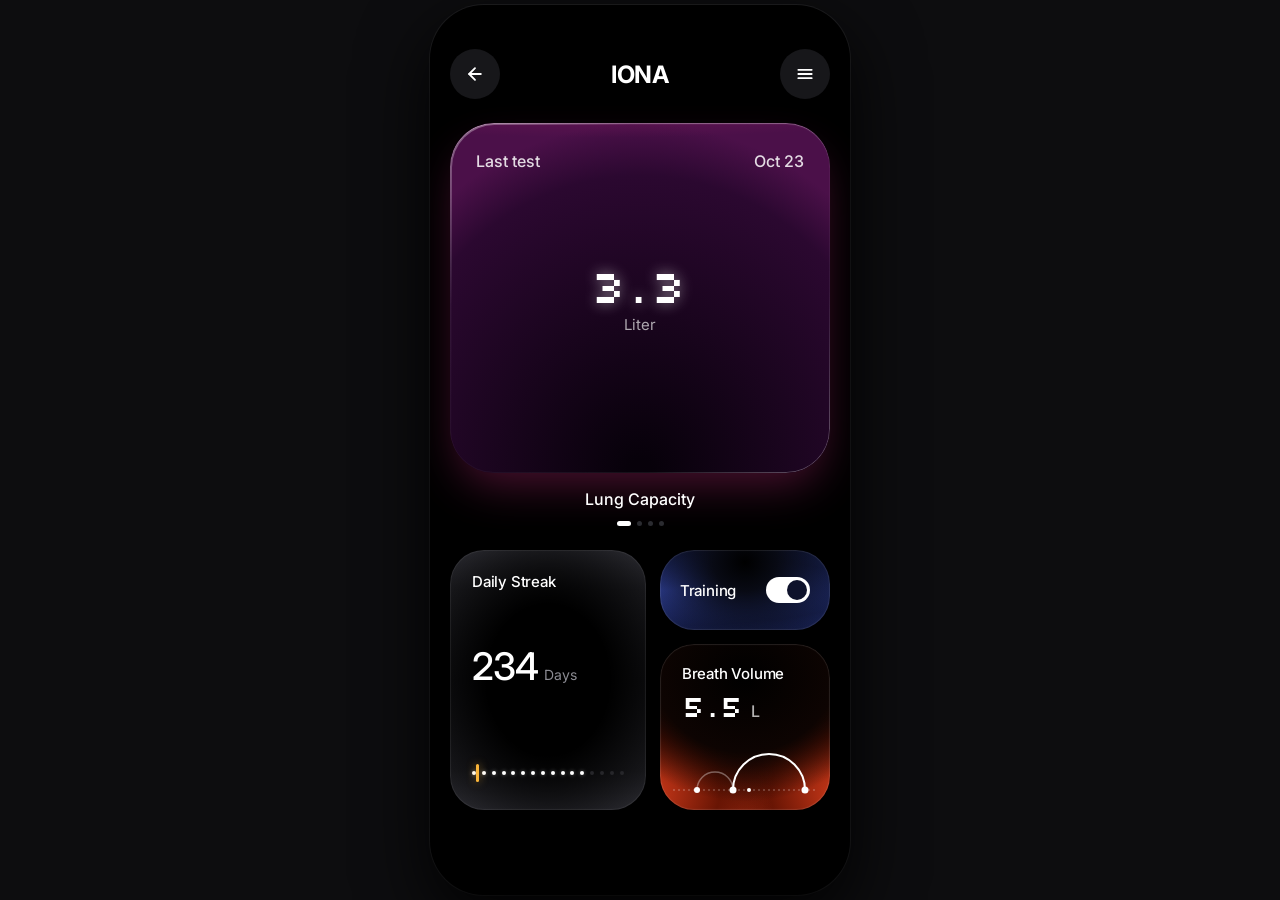
<file: index.html>
<!DOCTYPE html>
<html lang="ru">
<head>
    <meta charset="UTF-8">
    <meta name="viewport" content="width=device-width, initial-scale=1.0">
    <title>IONA UI</title>
    <link rel="preconnect" href="https://fonts.googleapis.com">
    <link rel="preconnect" href="https://fonts.gstatic.com" crossorigin>
    <link href="https://fonts.googleapis.com/css2?family=Inter:wght@400;500;600;700&family=Silkscreen:wght@400;700&display=swap" rel="stylesheet">
    <link rel="stylesheet" href="style.css">
</head>
<body>

    <div class="device-screen">
        <header class="topbar">
            <button class="circle-btn" aria-label="Back">
                <svg width="20" height="20" viewBox="0 0 24 24" fill="none" stroke="currentColor" stroke-width="2.2" stroke-linecap="round" stroke-linejoin="round">
                    <line x1="19" y1="12" x2="5" y2="12"></line>
                    <polyline points="12 19 5 12 12 5"></polyline>
                </svg>
            </button>

            <h1 class="screen-title">IONA</h1>

            <button class="circle-btn" aria-label="Menu">
                <svg width="20" height="20" viewBox="0 0 24 24" fill="none" stroke="currentColor" stroke-width="2.2" stroke-linecap="round" stroke-linejoin="round">
                    <line x1="4" y1="7" x2="20" y2="7"></line>
                    <line x1="4" y1="12" x2="20" y2="12"></line>
                    <line x1="4" y1="17" x2="20" y2="17"></line>
                </svg>
            </button>
        </header>

       <!-- Карусель карточек -->
<section class="carousel-container">

    <div class="carousel-track">
        <!-- Карта 1: Оригинальная малиново-фиолетовая -->
        <div class="main-card active">
            <div class="card-meta">
                <span class="meta-label">Last test</span>
                <span class="meta-date">Oct 23</span>
            </div>
            <div class="card-display">
                <div class="dot-matrix-val">3.3</div>
                <span class="metric-unit">Liter</span>
            </div>
        </div>

        <!-- Карта 2: Синяя -->
        <div class="main-card card-blue">
            <div class="card-meta">
                <span class="meta-label">Real-time</span>
                <span class="meta-date">Oct 24</span>
            </div>
            <div class="card-display">
                <div class="dot-matrix-val">4.8</div>
                <span class="metric-unit">L / sec</span>
            </div>
        </div>

        <!-- Карта 3: Красная (Переход в погоду) -->
        <div class="main-card card-red" id="weather-card" title="Нажмите, чтобы открыть Погоду">
            <div class="card-meta">
                <span class="meta-label">Weather Forecast</span>
                <span class="meta-date">Live</span>
            </div>
            <div class="card-display">
                <div class="dot-matrix-val">+24°</div>
                <span class="metric-unit">Sunny · Open ↗</span>
            </div>
        </div>

        <!-- Карта 4: Желтая -->
        <!-- Карта 4: Желтая (Переход на Sugar) -->
        <div class="main-card card-yellow" id="sugar-card" title="Нажмите, чтобы открыть Sugar">
            <div class="card-meta">
                <span class="meta-label">Daily test</span>
                <span class="meta-date">Oct 25</span>
            </div>
            <div class="card-display">
                <div class="dot-matrix-val">94</div>
                <span class="metric-unit">Points</span>
            </div>
        </div>
    </div>

</section>

<!-- Подпись и точки -->
<div class="carousel-footer">
    <h2 class="carousel-title">Lung Capacity</h2>
    <div class="dots-pagination">
        <span class="dot active"></span>
        <span class="dot"></span>
        <span class="dot"></span>
        <span class="dot"></span>
    </div>
</div>
        <section class="widgets-grid">
    <!-- 1. Daily Streak с перетаскиваемым бегунком -->
    <article class="widget-card streak-card" id="streak-widget">
        <span class="widget-title">Daily Streak</span>

        <div class="streak-metric">
            <span class="metric-num" id="streak-num">234</span>
            <span class="metric-sub">Days</span>
        </div>

        <!-- Интерактивная шкала -->
        <div class="scale-track interactive" id="streak-track">
            <div class="dashes-row" id="dashes-row">
                <!-- 16 точек шкалы -->
                <span class="dash on"></span><span class="dash on"></span><span class="dash on"></span>
                <span class="dash on"></span><span class="dash on"></span><span class="dash on"></span>
                <span class="dash on"></span><span class="dash on"></span><span class="dash on"></span>
                <span class="dash on"></span><span class="dash on"></span><span class="dash on"></span>
                <span class="dash"></span><span class="dash"></span><span class="dash"></span><span class="dash"></span>
            </div>
            <div class="scale-thumb" id="streak-thumb"></div>
        </div>
    </article>

    <!-- 2. Правая колонка -->
    <div class="widgets-subgrid">
        <!-- Training Card с тумблером -->
        <article class="widget-card training-card" id="training-widget">
            <span class="widget-title" id="training-title">Training</span>
            <label class="ios-switch">
                <input type="checkbox" id="training-toggle" checked>
                <span class="switch-pill"></span>
            </label>
        </article>

        <!-- Breath Volume с анимацией замера -->
        <article class="widget-card volume-card" id="volume-widget" title="Нажмите для симуляции вдоха">
            <div class="volume-header">
                <span class="widget-title">Breath Volume</span>
                <div class="volume-metric">
                    <span class="val dot-matrix" id="volume-val">5.5</span>
                    <span class="unit">L</span>
                </div>
            </div>

            <div class="volume-svg-wrap">
                <svg viewBox="0 0 145 70" width="145" height="70" fill="none">
                    <line x1="0" y1="58" x2="145" y2="58" stroke="rgba(255,255,255,0.25)" stroke-width="1.5" stroke-dasharray="2 3" />
                    <path class="animated-arc arc-sm" d="M 24 58 A 18 18 0 0 1 60 58" stroke="rgba(255,255,255,0.35)" stroke-width="1.5" />
                    <path class="animated-arc arc-lg" d="M 60 58 A 36 36 0 0 1 132 58" stroke="#ffffff" stroke-width="2" />
                    <circle cx="24" cy="58" r="3" fill="#ffffff" />
                    <circle cx="60" cy="58" r="3.5" fill="#ffffff" />
                    <circle cx="76" cy="58" r="2" fill="#ffffff" />
                    <circle cx="132" cy="58" r="3.5" fill="#ffffff" />
                </svg>
            </div>
        </article>
    </div>
</section>
<script src="app.js"></script>
</body>
</html>
</file>
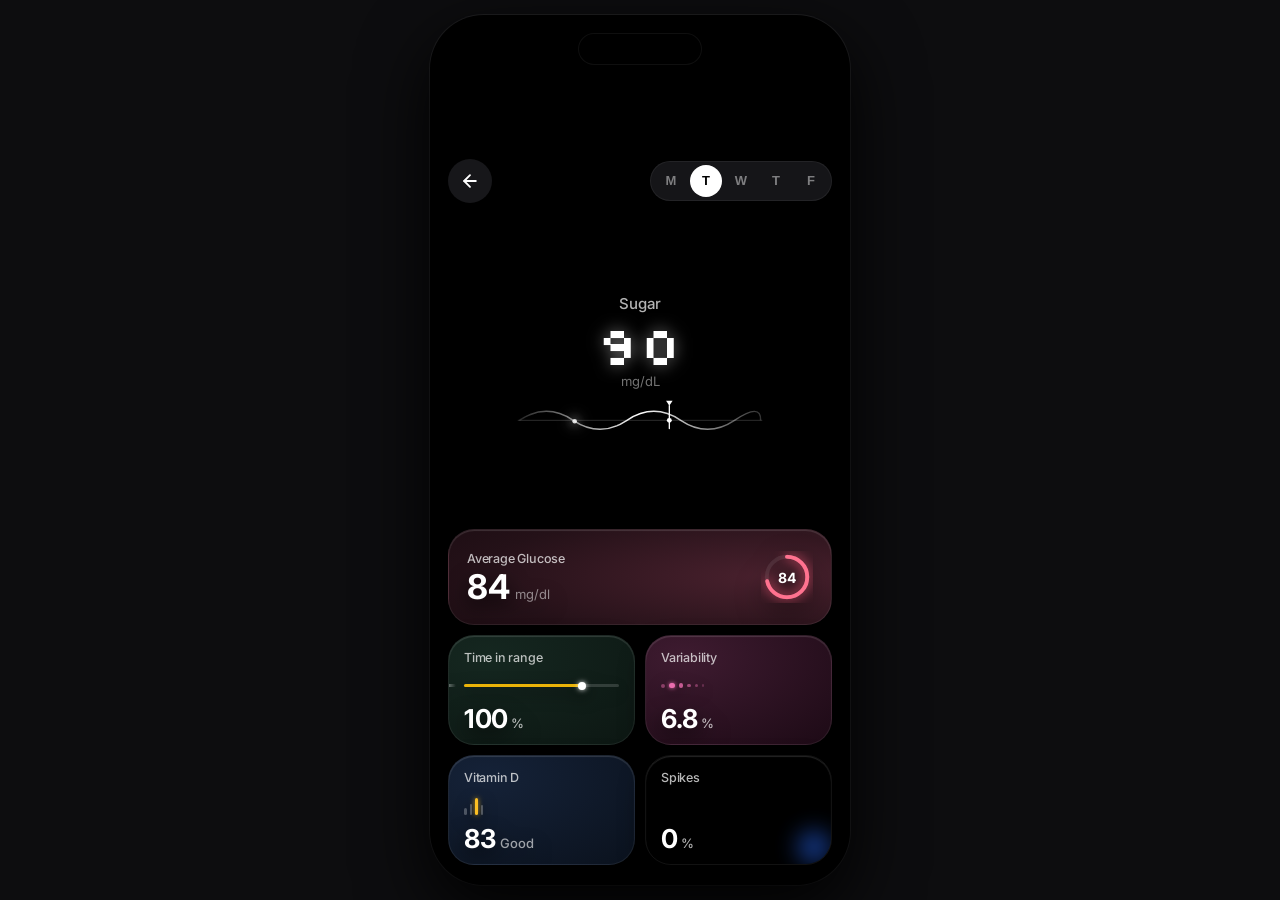
<file: sugar.html>
<!DOCTYPE html>
<html lang="ru">
<head>
    <meta charset="UTF-8">
    <meta name="viewport" content="width=device-width, initial-scale=1.0">
    <title>Sugar Analytics · IONA</title>
    <link rel="preconnect" href="https://fonts.googleapis.com">
    <link rel="preconnect" href="https://fonts.gstatic.com" crossorigin>
    <link href="https://fonts.googleapis.com/css2?family=Inter:wght@400;500;600;700&family=Silkscreen:wght@400;700&display=swap" rel="stylesheet">
    <link rel="stylesheet" href="sugar.css">
</head>
<body>

    <div class="device-screen sugar-screen">
        <!-- Dynamic Island сверху -->
        <div class="dynamic-island"></div>

        <!-- Верхняя панель: Назад + Селектор дней -->
        <header class="sugar-topbar">
            <a href="index.html" class="circle-btn back-btn" aria-label="Back">
                <svg width="20" height="20" viewBox="0 0 24 24" fill="none" stroke="currentColor" stroke-width="2.2" stroke-linecap="round" stroke-linejoin="round">
                    <line x1="19" y1="12" x2="5" y2="12"></line>
                    <polyline points="12 19 5 12 12 5"></polyline>
                </svg>
            </a>

            <div class="week-pill-selector">
                <button class="day-chip">M</button>
                <button class="day-chip active">T</button>
                <button class="day-chip">W</button>
                <button class="day-chip">T</button>
                <button class="day-chip">F</button>
            </div>
        </header>

        <!-- Главный показатель: Sugar -->
        <section class="sugar-hero">
            <span class="sugar-label">Sugar</span>
            <div class="sugar-value dot-matrix" id="sugar-val">90</div>
            <span class="sugar-unit">mg/dL</span>

            <!-- Интерактивная волна глюкозы -->
            <!-- Интерактивная волна глюкозы со световым импульсом -->
            <div class="sugar-chart-wrap" id="sugar-chart">
                <svg viewBox="0 0 320 54" class="sugar-wave-svg" id="wave-svg">
                    <defs>
                        <linearGradient id="waveGlow" x1="0%" y1="0%" x2="100%" y2="0%">
                            <stop offset="0%" stop-color="rgba(255, 255, 255, 0.15)"/>
                            <stop offset="50%" stop-color="#ffffff"/>
                            <stop offset="100%" stop-color="rgba(255, 255, 255, 0.2)"/>
                        </linearGradient>
                    </defs>
                    <line x1="10" y1="36" x2="310" y2="36" stroke="rgba(255, 255, 255, 0.18)" stroke-width="1.2" />
                    <path id="glucose-curve" d="M 12 36 Q 45 14 78 36 T 144 36 T 210 36 T 276 36 T 308 36" fill="none" stroke="url(#waveGlow)" stroke-width="1.8" />
                    
                    <!-- Бегущий лазерный импульс сканера -->
                    <circle id="wave-scanner-dot" r="2.8" fill="#ffffff" />

                    <!-- Индикатор текущей точки -->
                    <g id="sugar-marker" transform="translate(196, 0)">
                        <polygon points="0,18 -4,12 4,12" fill="#ffffff" />
                        <line x1="0" y1="18" x2="0" y2="46" stroke="#ffffff" stroke-width="1.6" stroke-linecap="round" />
                        <circle cx="0" cy="36" r="3" fill="#ffffff" />
                    </g>
                </svg>
            </div>
        </section>

        <!-- Сетка карточек показателей -->
        <section class="sugar-widgets-grid">
            
            <!-- 1. Average Glucose -->
            <article class="sugar-card glucose-card interactive-tilt">
                <div class="card-left-content">
                    <span class="card-label">Average Glucose</span>
                    <div class="val-with-unit">
                        <span class="hero-num">84</span>
                        <span class="unit-text">mg/dl</span>
                    </div>
                </div>

                <div class="neon-ring-gauge">
                    <svg viewBox="0 0 54 54" class="ring-svg">
                        <circle cx="27" cy="27" r="21" class="ring-track" />
                        <circle cx="27" cy="27" r="21" class="ring-fill" />
                    </svg>
                    <span class="ring-value">84</span>
                </div>
            </article>

            <!-- 2. Time in Range -->
            <article class="sugar-card range-card interactive-tilt">
                <span class="card-label">Time in range</span>
                <div class="range-slider-line">
                    <div class="line-active"></div>
                    <div class="line-thumb"></div>
                </div>
                <div class="bottom-val-row">
                    <span class="big-num">100</span>
                    <span class="percent-sym">%</span>
                </div>
            </article>

            <!-- 3. Variability -->
            <article class="sugar-card variability-card interactive-tilt">
                <span class="card-label">Variability</span>
                <div class="fading-dots-row">
                    <span class="dot d1"></span>
                    <span class="dot d2"></span>
                    <span class="dot d3"></span>
                    <span class="dot d4"></span>
                    <span class="dot d5"></span>
                    <span class="dot d6"></span>
                </div>
                <div class="bottom-val-row">
                    <span class="big-num">6.8</span>
                    <span class="percent-sym">%</span>
                </div>
            </article>

            <!-- 4. Vitamin D -->
            <article class="sugar-card vitd-card interactive-tilt">
                <span class="card-label nowrap">Vitamin D</span>
                <div class="bars-chart-row">
                    <span class="bar b1"></span>
                    <span class="bar b2"></span>
                    <span class="bar b3 active-gold"></span>
                    <span class="bar b4"></span>
                </div>
                <div class="bottom-val-row">
                    <span class="big-num">83</span>
                    <span class="tag-text">Good</span>
                </div>
            </article>

            <!-- 5. Spikes -->
            <article class="sugar-card spikes-card interactive-tilt">
                <span class="card-label">Spikes</span>
                <div class="corner-blue-glow"></div>
                <div class="bottom-val-row">
                    <span class="big-num">0</span>
                    <span class="percent-sym">%</span>
                </div>
            </article>

        </section>
    </div>

    <script src="sugar.js"></script>
</body>
</html>
</file>
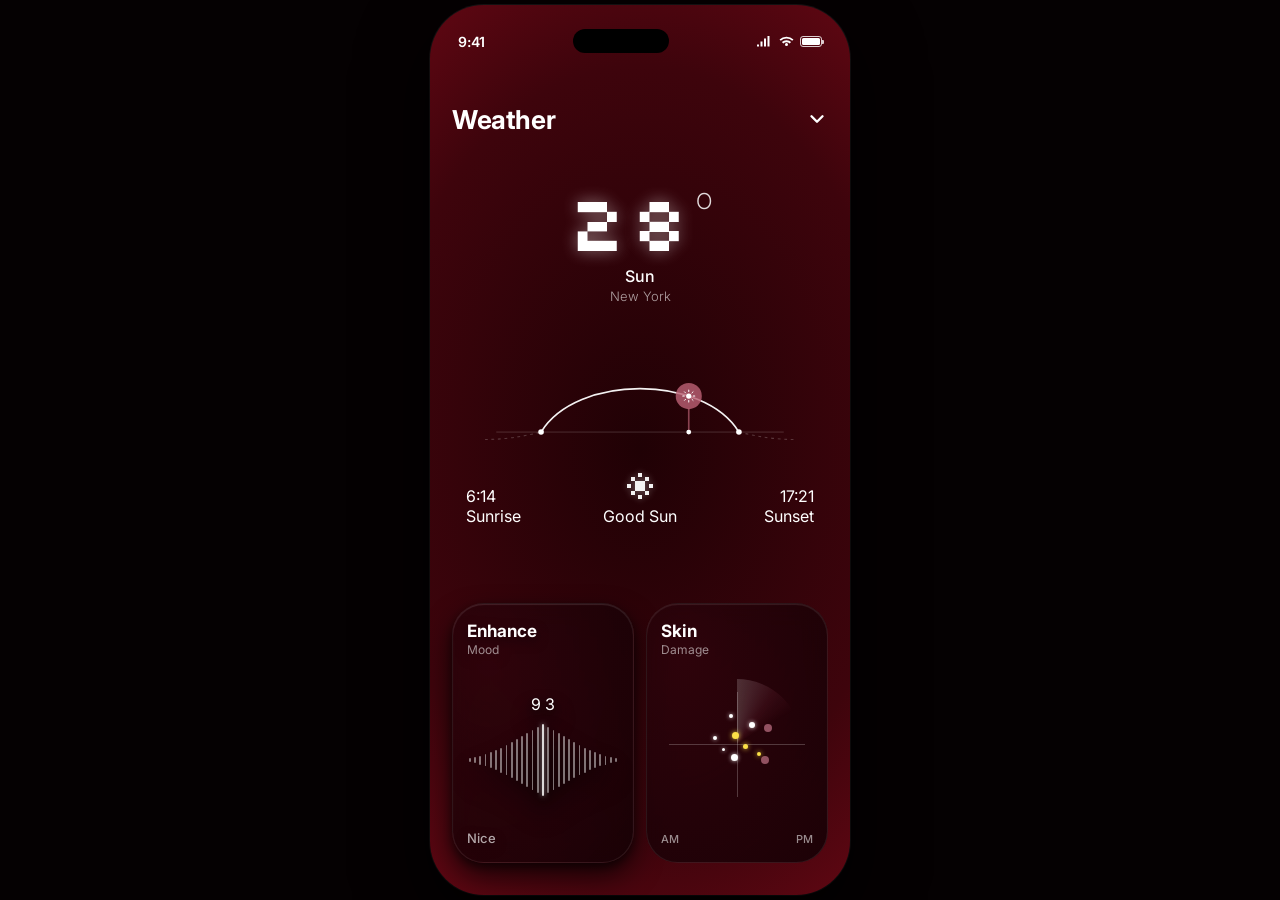
<file: weather.html>
<!DOCTYPE html>
<html lang="ru">
<head>
    <meta charset="UTF-8">
    <meta name="viewport" content="width=device-width, initial-scale=1.0">
    <title>IONA | Weather</title>
    <link rel="preconnect" href="https://fonts.googleapis.com">
    <link rel="preconnect" href="https://fonts.gstatic.com" crossorigin>
    <link href="https://fonts.googleapis.com/css2?family=Inter:wght@300;400;500;600;700&family=Silkscreen&display=swap" rel="stylesheet">
    <link rel="stylesheet" href="weather.css">
</head>
<body>

    <main class="weather-screen">
        <!-- Статус-бар iPhone -->
        <div class="ios-status-bar">
            <span class="status-time">9:41</span>
            <div class="dynamic-island"></div>
            <div class="status-icons">
                <svg width="17" height="11" viewBox="0 0 17 11" fill="#fff"><path d="M1 8.5h2v2H1zm3.5-3h2v5h-2zm3.5-3h2v8h-2zm3.5-2.5h2v10.5h-2z"/></svg>
                <svg width="15" height="11" viewBox="0 0 15 11" fill="#fff"><path d="M7.5 2.5a8.4 8.4 0 0 1 5.7 2.2l1.3-1.3A10.3 10.3 0 0 0 7.5.7 10.3 10.3 0 0 0 .5 3.4L1.8 4.7A8.4 8.4 0 0 1 7.5 2.5zm0 3.7a4.6 4.6 0 0 1 3.2 1.2l1.4-1.4A6.5 6.5 0 0 0 7.5 4.3a6.5 6.5 0 0 0-4.6 1.7l1.4 1.4a4.6 4.6 0 0 1 3.2-1.2zm0 3.8a1.5 1.5 0 1 0 0-3 1.5 1.5 0 0 0 0 3z"/></svg>
                <div class="battery-icon"></div>
            </div>
        </div>

        <!-- Шапка -->
        <header class="weather-topbar">
            <h1 class="page-title">Weather</h1>
            <button class="back-chevron" id="close-weather-btn" aria-label="Back">
                <svg width="22" height="22" viewBox="0 0 24 24" fill="none" stroke="currentColor" stroke-width="2.6" stroke-linecap="round" stroke-linejoin="round">
                    <polyline points="6 9 12 15 18 9"></polyline>
                </svg>
            </button>
        </header>

        <!-- Температура -->
        <section class="temp-hero">
            <div class="temp-container">
                <span class="temp-val dot-matrix">29</span>
                <span class="deg-symbol">O</span>
            </div>
            <div class="condition-label">Sun</div>
            <div class="location-label">New York</div>
        </section>

        <!-- График траектории солнца -->
       <section class="sun-path-section" id="sun-track-container">
    <svg class="sun-curve-svg" viewBox="0 0 340 105" id="sun-svg">
        <!-- Горизонтальная ось -->
        <line x1="16" y1="74" x2="324" y2="74" stroke="rgba(255, 255, 255, 0.18)" stroke-width="1" />

        <!-- Ночные пунктирные отрезки -->
        <path d="M 4 82 Q 32 82 64 74" stroke="rgba(255, 255, 255, 0.2)" stroke-width="1.2" stroke-dasharray="3 4" fill="none" />
        <path d="M 276 74 Q 308 82 336 82" stroke="rgba(255, 255, 255, 0.2)" stroke-width="1.2" stroke-dasharray="3 4" fill="none" />

        <!-- Дневная арка солнца -->
        <path id="sun-main-arc" d="M 64 74 C 102 12 238 12 276 74" stroke="rgba(255, 255, 255, 0.95)" stroke-width="1.8" fill="none" />

        <!-- Точки восхода и заката -->
        <circle cx="64" cy="74" r="3" fill="#ffffff" />
        <circle cx="276" cy="74" r="3" fill="#ffffff" />

        <!-- Интерактивная метка солнца -->
        <g id="sun-indicator">
            <!-- Ножка (начинается строго от нижнего края шара r=14, то есть y + 14) -->
            <line id="sun-stem" x1="222" y1="52" x2="222" y2="74" stroke="rgba(205, 110, 130, 0.6)" stroke-width="1.8" stroke-linecap="round" />
            
            <!-- Точка проекции на горизонте -->
            <circle id="ground-dot" cx="222" cy="74" r="2.6" fill="#ffffff" />

            <!-- Розовый матовый шар -->
            <circle id="sun-bubble" cx="222" cy="38" r="14" fill="rgba(185, 95, 115, 0.82)" />

            <!-- Векторная микро-иконка солнца внутри -->
            <g id="sun-mini-icon" transform="translate(222, 38)">
                <circle cx="0" cy="0" r="2.8" fill="#ffffff" />
                <!-- 8 тонких лучиков -->
                <line x1="0" y1="-4.8" x2="0" y2="-6.4" stroke="#ffffff" stroke-width="1.1" stroke-linecap="round" />
                <line x1="0" y1="4.8" x2="0" y2="6.4" stroke="#ffffff" stroke-width="1.1" stroke-linecap="round" />
                <line x1="-4.8" y1="0" x2="-6.4" y2="0" stroke="#ffffff" stroke-width="1.1" stroke-linecap="round" />
                <line x1="4.8" y1="0" x2="6.4" y2="0" stroke="#ffffff" stroke-width="1.1" stroke-linecap="round" />
                <line x1="-3.4" y1="-3.4" x2="-4.6" y2="-4.6" stroke="#ffffff" stroke-width="1" stroke-linecap="round" />
                <line x1="3.4" y1="3.4" x2="4.6" y2="4.6" stroke="#ffffff" stroke-width="1" stroke-linecap="round" />
                <line x1="3.4" y1="-3.4" x2="4.6" y2="-4.6" stroke="#ffffff" stroke-width="1" stroke-linecap="round" />
                <line x1="-3.4" y1="3.4" x2="-4.6" y2="4.6" stroke="#ffffff" stroke-width="1" stroke-linecap="round" />
            </g>
        </g>
    </svg>

    <!-- Нижняя строка: восход, купол солнца и закат -->
    <div class="sun-meta-row">
        <div class="meta-item left">
            <span class="meta-time">6:14</span>
            <span class="meta-desc">Sunrise</span>
        </div>

        <div class="meta-item center">
    <!-- Укрупненное пиксельное солнце 26x26 -->
    <svg class="pixel-sun-svg" viewBox="0 0 26 26" width="26" height="26" aria-hidden="true">
        <!-- Лучи по сторонам света (N, S, W, E) -->
        <rect x="11" y="0" width="4" height="4" fill="#ffffff" />
        <rect x="11" y="22" width="4" height="4" fill="#ffffff" />
        <rect x="0" y="11" width="4" height="4" fill="#ffffff" />
        <rect x="22" y="11" width="4" height="4" fill="#ffffff" />

        <!-- Диагональные лучики -->
        <rect x="4" y="4" width="4" height="4" fill="#ffffff" />
        <rect x="18" y="4" width="4" height="4" fill="#ffffff" />
        <rect x="4" y="18" width="4" height="4" fill="#ffffff" />
        <rect x="18" y="18" width="4" height="4" fill="#ffffff" />

        <!-- Центральное тело солнца -->
        <rect x="8" y="8" width="10" height="10" fill="#ffffff" />
    </svg>
    <span class="meta-desc" id="sun-status-label">Good Sun</span>
</div>

        <div class="meta-item right">
            <span class="meta-time">17:21</span>
            <span class="meta-desc">Sunset</span>
        </div>
    </div>
</section>

        <!-- Виджеты -->
        <!-- 1. Enhance Mood Card -->
<!-- Нижняя сетка из двух карточек рядом -->
       <!-- ЕДИНЫЙ КОНТЕЙНЕР ДЛЯ ДВУХ КАРТОЧЕК -->
        <section class="weather-widgets">
            
            <!-- Левая карточка: Mood -->
            <article class="weather-card mood-card interactive-tilt">
                <div class="card-head">
                    <h2 class="card-title">Enhance</h2>
                    <span class="card-sub">Mood</span>
                </div>

                <div class="mood-center-body">
                    <div class="mood-val dot-matrix">9 3</div>
                    <div class="mood-waveform wide" aria-hidden="true">
                        <!-- 29 полосок волны -->
                        <span class="wave-bar" style="--h: 4px"></span>
                        <span class="wave-bar" style="--h: 6px"></span>
                        <span class="wave-bar" style="--h: 9px"></span>
                        <span class="wave-bar" style="--h: 12px"></span>
                        <span class="wave-bar" style="--h: 16px"></span>
                        <span class="wave-bar" style="--h: 20px"></span>
                        <span class="wave-bar" style="--h: 25px"></span>
                        <span class="wave-bar" style="--h: 30px"></span>
                        <span class="wave-bar" style="--h: 36px"></span>
                        <span class="wave-bar" style="--h: 42px"></span>
                        <span class="wave-bar" style="--h: 48px"></span>
                        <span class="wave-bar" style="--h: 54px"></span>
                        <span class="wave-bar" style="--h: 60px"></span>
                        <span class="wave-bar" style="--h: 66px"></span>
                        <span class="wave-bar peak" style="--h: 72px"></span>
                        <span class="wave-bar" style="--h: 66px"></span>
                        <span class="wave-bar" style="--h: 60px"></span>
                        <span class="wave-bar" style="--h: 54px"></span>
                        <span class="wave-bar" style="--h: 48px"></span>
                        <span class="wave-bar" style="--h: 42px"></span>
                        <span class="wave-bar" style="--h: 36px"></span>
                        <span class="wave-bar" style="--h: 30px"></span>
                        <span class="wave-bar" style="--h: 25px"></span>
                        <span class="wave-bar" style="--h: 20px"></span>
                        <span class="wave-bar" style="--h: 16px"></span>
                        <span class="wave-bar" style="--h: 12px"></span>
                        <span class="wave-bar" style="--h: 9px"></span>
                        <span class="wave-bar" style="--h: 6px"></span>
                        <span class="wave-bar" style="--h: 4px"></span>
                    </div>
                </div>

                <div class="card-footer-note">Nice</div>
            </article>

            <!-- Правая карточка: Skin -->
            <article class="weather-card skin-card interactive-tilt">
                <div class="card-head">
                    <h2 class="card-title">Skin</h2>
                    <span class="card-sub">Damage</span>
                </div>

                <div class="axis-cluster-field">
                    <div class="radar-beam" aria-hidden="true"></div>
                    <div class="cross-line vertical"></div>
                    <div class="cross-line horizontal"></div>
                    <span class="uv-dot white d-1"></span>
                    <span class="uv-dot white d-2"></span>
                    <span class="uv-dot yellow d-3"></span>
                    <span class="uv-dot white d-4"></span>
                    <span class="uv-dot yellow d-5"></span>
                    <span class="uv-dot pink d-6"></span>
                    <span class="uv-dot white d-7"></span>
                    <span class="uv-dot white d-8"></span>
                    <span class="uv-dot yellow d-9"></span>
                    <span class="uv-dot pink d-10"></span>
                </div>

                <div class="axis-time-labels">
                    <span>AM</span>
                    <span>PM</span>
                </div>
            </article>

        </section>
        <!-- Нижняя панель действий как на оригинале -->
        
    </main>

    <script>
        // Закрытие экрана
        document.getElementById('close-weather-btn').addEventListener('click', () => {
            window.location.href = 'index.html';
        });

        // Интерактивное солнце
      const track = document.getElementById("sun-track-container");
const arc = document.getElementById("sun-main-arc");
const stem = document.getElementById("sun-stem");
const groundDot = document.getElementById("ground-dot");
const sunBubble = document.getElementById("sun-bubble");
const sunMiniIcon = document.getElementById("sun-mini-icon");
const tempVal = document.querySelector(".temp-val.dot-matrix");
const sunSvg = document.getElementById("sun-svg");

const totalLength = arc.getTotalLength();
const groundY = 74;          // Горизонт состыкован с SVG (y = 74)
const bubbleRadius = 14;     // Радиус шара (чтобы ножка начиналась ровно под ним)

// Точные координаты краев дуги в SVG (x = 64..276 из 340)
const minPercent = 64 / 340;
const maxPercent = 276 / 340;

let isDragging = false;

function setSunPosition(progress) {
    const clamped = Math.max(0.01, Math.min(progress, 0.99));
    const pt = arc.getPointAtLength(clamped * totalLength);

    // Центр розового круга
    sunBubble.setAttribute("cx", pt.x);
    sunBubble.setAttribute("cy", pt.y);

    // Центр лучей
    sunMiniIcon.setAttribute("transform", `translate(${pt.x}, ${pt.y})`);

    // Ножка начинается строго от нижнего края шара, не перекрывая лучики внутри
    stem.setAttribute("x1", pt.x);
    stem.setAttribute("y1", pt.y + bubbleRadius);
    stem.setAttribute("x2", pt.x);
    stem.setAttribute("y2", groundY);

    // Точка на горизонте
    groundDot.setAttribute("cx", pt.x);
    groundDot.setAttribute("cy", groundY);

    // Плавная температура: пик тепла ближе к полудню
    if (tempVal) {
        tempVal.textContent = Math.round(20 + 10 * Math.sin(clamped * Math.PI));
    }
}

function handleMove(clientX) {
    const rect = sunSvg.getBoundingClientRect();
    const x = clientX - rect.left;
    const currentPercent = x / rect.width;
    const progress = (currentPercent - minPercent) / (maxPercent - minPercent);
    setSunPosition(progress);
}

// Слушатели с захватом курсора/пальца
track.addEventListener("pointerdown", (e) => {
    isDragging = true;
    track.setPointerCapture(e.pointerId);
    handleMove(e.clientX);
});

track.addEventListener("pointermove", (e) => {
    if (isDragging) {
        handleMove(e.clientX);
    }
});

track.addEventListener("pointerup", (e) => {
    isDragging = false;
    try { track.releasePointerCapture(e.pointerId); } catch (_) {}
});

track.addEventListener("pointercancel", (e) => {
    isDragging = false;
    try { track.releasePointerCapture(e.pointerId); } catch (_) {}
});

// Исходная позиция как на макете
setSunPosition(0.72);

// Автоматическая генерация синусоидальной волны для эквалайзера
const waveBars = document.querySelectorAll('.mood-waveform.wide .wave-bar');
waveBars.forEach((bar, index) => {
    // Синусоидальная фазовая задержка создает эффект бегущей ряби
    const delay = (Math.sin(index * 0.35) * 0.9).toFixed(2);
    bar.style.animationDelay = `${delay}s`;
});

// Интерактивное состояние бегунка и реакция фона
const sunIndicator = document.getElementById('sun-indicator');
const weatherScreen = document.querySelector('.weather-screen');

// Расширяем обработчик перемещения солнца
const originalSetSunPosition = setSunPosition;
setSunPosition = function(progress) {
    originalSetSunPosition(progress);

    // Динамическая смена оттенка атмосферы в зависимости от положения солнца
    const clamped = Math.max(0.01, Math.min(progress, 0.99));
    const sunsetFactor = Math.sin(clamped * Math.PI); // 1.0 в зените, 0.0 на закате/восходе
    
    const darkRed = Math.round(32 + sunsetFactor * 35);
    const deepRed = Math.round(120 + sunsetFactor * 30);
    
    if (weatherScreen) {
        weatherScreen.style.background = `radial-gradient(130% 90% at 50% 50%, #150003 0%, rgb(${darkRed}, 2, 8) 48%, rgb(${deepRed}, 9, 23) 82%, #8e0b1d 100%)`;
    }
};

// Подсветка перетаскивания
track.addEventListener("pointerdown", () => {
    if (sunIndicator) sunIndicator.classList.add("dragging");
});

window.addEventListener("pointerup", () => {
    if (sunIndicator) sunIndicator.classList.remove("dragging");
});



const tiltCards = document.querySelectorAll('.interactive-tilt');

tiltCards.forEach(card => {
    function handleTilt(clientX, clientY) {
        const rect = card.getBoundingClientRect();
        const x = clientX - rect.left;
        const y = clientY - rect.top;

        // Нормализованные координаты от -1 до +1
        const normX = (x / rect.width - 0.5) * 2;
        const normY = (y / rect.height - 0.5) * 2;

        const rotateX = -normY * 12; // угол наклона по вертикали
        const rotateY = normX * 12;  // угол наклона по горизонтали

        // Расчет динамического смещения тени (тень падает в противоположную сторону)
        const shadowX = -normX * 18;
        const shadowY = -normY * 18 + 16;
        const shadowBlur = 32;

        card.style.transform = `rotateX(${rotateX.toFixed(2)}deg) rotateY(${rotateY.toFixed(2)}deg) translateZ(10px)`;
        card.style.boxShadow = `
            inset 0 1px 2px rgba(255, 255, 255, 0.2),
            ${shadowX.toFixed(1)}px ${shadowY.toFixed(1)}px ${shadowBlur}px rgba(0, 0, 0, 0.85),
            0 2px 8px rgba(0, 0, 0, 0.6)
        `;
    }

    card.addEventListener('pointermove', (e) => {
        handleTilt(e.clientX, e.clientY);
    });

    const resetTilt = () => {
        card.style.transform = 'rotateX(0deg) rotateY(0deg) translateZ(0px)';
        card.style.boxShadow = `
            inset 0 1px 1px rgba(255, 255, 255, 0.12),
            0 14px 28px rgba(0, 0, 0, 0.65),
            0 4px 10px rgba(0, 0, 0, 0.5)
        `;
    };

    card.addEventListener('pointerleave', resetTilt);
    card.addEventListener('pointerup', resetTilt);
    card.addEventListener('pointercancel', resetTilt);
});
    </script>
</body>
</html>
</file>
<file: style.css>
:root {
    --bg-black: #000000;
    --card-dark: #121215;
    --text-pure: #ffffff;
    --text-dim: #8c8c93;
    --accent-orange: #FF5500;
    --font-ui: 'Inter', -apple-system, BlinkMacSystemFont, sans-serif;
    --font-dots: 'Silkscreen', monospace;
}
/* ===================================================
   ПЛАВНЫЕ КИНЕМАТИЧЕСКИЕ АНИМАЦИИ ДЛЯ ПЕРВОЙ СТРАНИЦЫ
   =================================================== */

/* 1. Эффект плавного каскадного входа элементов при загрузке */
@keyframes fadeInUp {
    from {
        opacity: 0;
        transform: translateY(18px);
    }
    to {
        opacity: 1;
        transform: translateY(0);
    }
}

.topbar {
    animation: fadeInUp 0.6s cubic-bezier(0.16, 1, 0.3, 1) forwards;
}

.carousel-container {
    animation: fadeInUp 0.7s cubic-bezier(0.16, 1, 0.3, 1) 0.08s both;
}

.carousel-footer {
    animation: fadeInUp 0.6s cubic-bezier(0.16, 1, 0.3, 1) 0.16s both;
}

.streak-card {
    animation: fadeInUp 0.7s cubic-bezier(0.16, 1, 0.3, 1) 0.22s both;
}

.widgets-subgrid {
    animation: fadeInUp 0.7s cubic-bezier(0.16, 1, 0.3, 1) 0.28s both;
}

/* 2. Обновленный переход карточек карусели с эффектом перспективы */
.carousel-track {
    perspective: 900px;
}

.main-card {
    transition: opacity 0.5s cubic-bezier(0.2, 0.8, 0.2, 1),
                transform 0.5s cubic-bezier(0.2, 0.8, 0.2, 1),
                box-shadow 0.5s ease;
    will-change: transform, opacity;
}

/* Карточка в активном состоянии слегка "дышит" неоном */
.main-card.active {
    animation: cardBreathingGlow 6s ease-in-out infinite alternate;
}

@keyframes cardBreathingGlow {
    0% {
        box-shadow: 0 20px 45px -10px rgba(220, 50, 140, 0.32),
                    0 8px 20px rgba(0, 0, 0, 0.6),
                    inset 0 1px 1px 0 rgba(255, 255, 255, 0.35);
    }
    100% {
        box-shadow: 0 24px 55px -6px rgba(220, 50, 140, 0.48),
                    0 10px 24px rgba(0, 0, 0, 0.7),
                    inset 0 1px 2px 0 rgba(255, 255, 255, 0.5);
    }
}

/* ===================================================
   5 КИНЕМАТОГРАФИЧНЫХ АНИМАЦИЙ ДЛЯ IONA
   =================================================== */

/* 2. БЕГУЩИЙ НЕОНОВЫЙ БЛИК ПО КОНТУРУ КАРТОЧКИ (Shimmer) */
.main-card::after {
    content: "";
    position: absolute;
    inset: 0;
    border-radius: inherit;
    padding: 1.5px;
    background: linear-gradient(
        135deg,
        rgba(255, 255, 255, 0.6) 0%,
        rgba(255, 255, 255, 0.05) 25%,
        transparent 50%,
        rgba(255, 255, 255, 0.05) 75%,
        rgba(255, 255, 255, 0.5) 100%
    );
    -webkit-mask: 
        linear-gradient(#fff 0 0) content-box, 
        linear-gradient(#fff 0 0);
    -webkit-mask-composite: xor;
    mask-composite: exclude;
    pointer-events: none;
    opacity: 0.6;
    animation: borderGlowRotate 8s linear infinite;
}

@keyframes borderGlowRotate {
    0% { filter: hue-rotate(0deg) brightness(1); }
    50% { filter: hue-rotate(40deg) brightness(1.3); }
    100% { filter: hue-rotate(0deg) brightness(1); }
}

/* 3. ЖИВОЕ ДЫХАНИЕ ДУГ И БЕГУЩИЙ ПОТОК В BREATH VOLUME */
.volume-svg-wrap svg path {
    transform-origin: bottom center;
    animation: breathPulse 3.8s ease-in-out infinite alternate;
}

.volume-svg-wrap svg path:nth-of-type(1) {
    animation-delay: 0.3s;
}

@keyframes breathPulse {
    0% {
        transform: scaleY(0.96);
        stroke-opacity: 0.4;
    }
    100% {
        transform: scaleY(1.05);
        stroke-opacity: 0.95;
    }
}

/* Бегущие импульсы по точкам базовой оси */
.volume-svg-wrap svg circle {
    animation: dotBlink 2.4s ease-in-out infinite alternate;
}

.volume-svg-wrap svg circle:nth-of-type(1) { animation-delay: 0.1s; }
.volume-svg-wrap svg circle:nth-of-type(2) { animation-delay: 0.4s; }
.volume-svg-wrap svg circle:nth-of-type(3) { animation-delay: 0.7s; }
.volume-svg-wrap svg circle:nth-of-type(4) { animation-delay: 1.0s; }

@keyframes dotBlink {
    0% {
        opacity: 0.35;
        transform: scale(0.85);
    }
    100% {
        opacity: 1;
        transform: scale(1.3);
        filter: drop-shadow(0 0 4px #ffffff);
    }
}

/* 4. КАСКАДНОЕ ЗАПОЛНЕНИЕ ТОЧЕК DAILY STREAK */
.dash.on {
    opacity: 0;
    transform: scale(0.4);
    animation: dashPopIn 0.35s cubic-bezier(0.34, 1.56, 0.64, 1) forwards;
    animation-delay: calc(var(--i, 0) * 45ms + 250ms);
}

@keyframes dashPopIn {
    to {
        opacity: 1;
        transform: scale(1);
    }
}

/* 5. ПОДГОТОВКА К 3D TILT ПАРАЛЛАКСУ */
.carousel-track {
    perspective: 1000px;
}
/* Включаем перспективу для сцены */
.carousel-track {
    position: relative;
    width: 100%;
    height: 100%;
    perspective: 1100px;
    perspective-origin: center center;
}

/* Карточки с поддержкой трехмерного слоя */
.main-card {
    transform-style: preserve-3d;
    backface-visibility: hidden;
    will-change: transform, opacity;
}

/* Текст и цифры внутри карточки парят на 30px выше плоскости */
.main-card .card-display {
    transform: translate(-50%, -50%) translateZ(30px);
}

.main-card .card-meta {
    transform: translateZ(20px);
}

/* Базовое состояние карточек карусели */
.main-card {
    position: absolute;
    top: 0;
    left: 0;
    width: 100%;
    height: 100%;
    border-radius: 44px;
    padding: 28px 26px;
    overflow: hidden;
    z-index: 2;
    display: flex;
    flex-direction: column;
    justify-content: flex-start;
    user-select: none;
    touch-action: pan-y; /* Разрешаем вертикальный скролл страницы, перехватываем горизонтальный свайп */
    cursor: grab;

    opacity: 0;
    pointer-events: none;
    transform: scale(0.9) translateX(60px);
    transition: transform 0.38s cubic-bezier(0.2, 0.8, 0.2, 1),
                opacity 0.38s cubic-bezier(0.2, 0.8, 0.2, 1);
}

.main-card:active {
    cursor: grabbing;
}

/* Активная отображаемая карточка */
.main-card.active {
    opacity: 1;
    pointer-events: auto;
    transform: scale(1) translateX(0);
    z-index: 5;
}

/* Карточка уходит влево */
.main-card.prev {
    opacity: 0;
    transform: scale(0.9) translateX(-60px);
    z-index: 1;
}

/* Класс отключает transition во время ручного перетаскивания пальцем */
.main-card.dragging {
    transition: none !important;
}

.main-card .card-display {
    transform: translate(-50%, -50%) translateZ(26px);
}

/* Выход карточки влево с 3D-разворотом */
.main-card.prev {
    opacity: 0;
    transform: translateX(-48px) scale(0.9) rotateY(10deg);
}

/* 3. Живая пульсация желтого ползунка Daily Streak */
.scale-thumb {
    animation: thumbPulse 2.4s ease-in-out infinite;
}

/* --- Интерактивная шкала Streak --- */
.scale-track.interactive {
    position: relative;
    width: 100%;
    height: 30px;
    display: flex;
    align-items: center;
    cursor: pointer;
    touch-action: none;
    user-select: none;
}

.dashes-row {
    width: 100%;
    display: flex;
    justify-content: space-between;
    align-items: center;
}

.scale-track .dash {
    transition: background-color 0.2s ease, transform 0.2s ease;
}

.scale-track .dash.on {
    background-color: #ffffff;
    box-shadow: 0 0 4px rgba(255, 255, 255, 0.4);
}

/* Перетаскиваемый бегунок */
.scale-thumb {
    position: absolute;
    top: 50%;
    transform: translateY(-50%);
    width: 3px;
    height: 20px;
    border-radius: 2px;
    background-color: #fab539;
    box-shadow: 0 0 10px rgba(250, 181, 57, 0.9);
    pointer-events: none;
    transition: left 0.08s ease-out;
}

/* --- Интерактивный тумблер и свечение Training --- */
.training-card.active-workout {
    box-shadow: inset 0 0 1px 1px rgba(56, 189, 248, 0.4), 0 0 20px rgba(41, 56, 133, 0.45);
}

/* --- Анимация выдоха/вдоха Breath Volume --- */
#volume-widget {
    cursor: pointer;
}

.animated-arc {
    transform-origin: bottom center;
    transition: transform 0.6s cubic-bezier(0.34, 1.56, 0.64, 1), stroke-width 0.3s ease;
}

/* Дуги "вырастают" при наполнении */
#volume-widget.inhaling .animated-arc {
    transform: scaleY(1.22);
}

#volume-widget.reset-arc .animated-arc {
    transform: scaleY(0.05);
    stroke-opacity: 0.1;
}

@keyframes thumbPulse {
    0%, 100% {
        box-shadow: 0 0 6px rgba(250, 181, 57, 0.5);
        opacity: 0.9;
    }
    50% {
        box-shadow: 0 0 14px rgba(250, 181, 57, 1);
        opacity: 1;
    }
}

/* 4. Интерактивные нажатия на карточки нижнего ряда */
.widget-card {
    transition: transform 0.2s cubic-bezier(0.2, 0.8, 0.2, 1),
                border-color 0.25s ease;
}

.widget-card:active {
    transform: scale(0.97);
}

/* 5. Мягкое перетекание точек пагинации */
.dots-pagination .dot {
    transition: width 0.35s cubic-bezier(0.34, 1.56, 0.64, 1),
                background-color 0.35s ease,
                transform 0.3s ease;
}

/* 6. Плавное переключение цифр */
.dot-matrix-val, .carousel-title {
    transition: opacity 0.2s ease, transform 0.2s ease;
}

* {
    margin: 0;
    padding: 0;
    box-sizing: border-box;
    -webkit-tap-highlight-color: transparent;
}

body {
    background-color: #0d0d0f;
    font-family: var(--font-ui);
    color: var(--text-pure);
    min-height: 100vh;
    display: flex;
    justify-content: center;
    align-items: center;
}

/* Контейнер экрана устройства */
.device-screen {
    width: 100%;
    max-width: 420px;
    min-height: 890px;
    background-color: var(--bg-black);
    border-radius: 54px;
    padding: 24px 20px 36px 20px;
    display: flex;
    flex-direction: column;
    position: relative;
    overflow: hidden;
    box-shadow: 0 25px 70px rgba(0, 0, 0, 0.9), 0 0 0 1px rgba(255, 255, 255, 0.08);
}

/* Верхняя панель */
.topbar {
    display: flex;
    align-items: center;
    justify-content: space-between;
    margin-top: 20px;
    margin-bottom: 24px;
}

.circle-btn {
    width: 50px;
    height: 50px;
    border-radius: 50%;
    background-color: #17171a;
    border: none;
    color: var(--text-pure);
    display: flex;
    align-items: center;
    justify-content: center;
    cursor: pointer;
    transition: transform 0.15s ease, background 0.2s;
}

.circle-btn:active {
    transform: scale(0.93);
    background-color: #222226;
}

.screen-title {
    font-size: 24px;
    font-weight: 700;
    letter-spacing: -0.3px;
}

/* Карусель карточек */
.carousel-container {
    position: relative;
    width: 100%;
    height: 350px;
    display: flex;
    align-items: center;
    justify-content: center;
    margin-bottom: 16px;
}

.carousel-track {
    position: relative;
    width: 100%;
    height: 100%;
}

/* Боковые выглядывающие ушки */


.left-peek {
    left: -28px;
    background: radial-gradient(120% 80% at 50% 20%, #7c1a5b 0%, #2b0830 50%, #07010a 100%);
    box-shadow: inset 0 1px 1px rgba(255, 255, 255, 0.15);
}

.right-peek {
    right: -28px;
    background: radial-gradient(120% 80% at 50% 20%, #7c1a5b 0%, #2b0830 50%, #07010a 100%);
    box-shadow: inset 0 1px 1px rgba(255, 255, 255, 0.15);
}

/* Главные карточки: абсолютное наложение друг на друга */
.main-card {
    position: absolute;
    top: 0;
    left: 0;
    width: 100%;
    height: 100%;
    border-radius: 44px;
    padding: 28px 26px;
    overflow: hidden;
    z-index: 2;
    display: flex;
    flex-direction: column;
    justify-content: flex-start;
    user-select: none;
    
    /* Твой точный фирменный градиент для ВСЕХ 4 карт */
    background: 
        radial-gradient(114% 17% at 41% -13%, #f44d9b -30%, #d83084 10%, #7c1a5b -55%, transparent 101%),
        radial-gradient(82% 100% at 50% 100%, #07010a 4%, #2b0830 85%, #4b1049 100%);
    background-color: #0d0312;

    box-shadow: 
        0 20px 45px -10px rgba(220, 50, 140, 0.35),
        0 8px 20px rgba(0, 0, 0, 0.6),
        inset 0 1px 1px 0 rgba(255, 255, 255, 0.35),
        inset 0 -1px 1px 0 rgba(255, 255, 255, 0.05);

    /* Анимация переключения */
    opacity: 0;
    pointer-events: none;
    transform: scale(0.92) translateX(40px);
    transition: opacity 0.4s cubic-bezier(0.2, 0.8, 0.2, 1),
                transform 0.4s cubic-bezier(0.2, 0.8, 0.2, 1);
}

/* Карта 2: Неоново-синий градиент */
.main-card.card-blue {
    background: 
        radial-gradient(114% 17% at 41% -13%, #38bdf8 -30%, #0284c7 10%, #0369a1 -55%, transparent 101%),
        radial-gradient(82% 100% at 50% 100%, #020617 4%, #082f49 85%, #0c4a6e 100%);
    background-color: #030a16;
    box-shadow: 
        0 20px 45px -10px rgba(14, 165, 233, 0.35),
        0 8px 20px rgba(0, 0, 0, 0.6),
        inset 0 1px 1px 0 rgba(255, 255, 255, 0.35),
        inset 0 -1px 1px 0 rgba(255, 255, 255, 0.05);
}

/* Карта 3: Рубиново-красный градиент (Погода) */
.main-card.card-red {
    background: 
        radial-gradient(114% 17% at 41% -13%, #f87171 -30%, #ef4444 10%, #991b1b -55%, transparent 101%),
        radial-gradient(82% 100% at 50% 100%, #150202 4%, #450a0a 85%, #7f1d1d 100%);
    background-color: #120303;
    box-shadow: 
        0 20px 45px -10px rgba(239, 68, 68, 0.35),
        0 8px 20px rgba(0, 0, 0, 0.6),
        inset 0 1px 1px 0 rgba(255, 255, 255, 0.35),
        inset 0 -1px 1px 0 rgba(255, 255, 255, 0.05);
    cursor: pointer;
}

.main-card.card-red:active {
    transform: scale(0.97) translateX(0);
}

/* Карта 4: Теплый золотисто-желтый градиент */
.main-card.card-yellow {
    background: 
radial-gradient(296% 17% at 41% -13%, #fde047 -74%, #eab308 -13%, #a16207 -45%, transparent 101%),
        radial-gradient(114% 125% at 50% 86%, #171201 18%, #713f12 77%, #854d0e 100%);
    background-color: #140d02;
    box-shadow: 
        0 20px 45px -10px rgba(234, 179, 8, 0.35),
        0 8px 20px rgba(0, 0, 0, 0.6),
        inset 0 1px 1px 0 rgba(255, 255, 255, 0.35),
        inset 0 -1px 1px 0 rgba(255, 255, 255, 0.05);
}

/* Активная отображаемая карточка */
.main-card.active {
    opacity: 1;
    pointer-events: auto;
    transform: scale(1) translateX(0);
    z-index: 5;
}

/* Ушедшая влево карточка */
.main-card.prev {
    opacity: 0;
    transform: scale(0.92) translateX(-40px);
}

/* Верхняя строка внутри карточки */
.card-meta {
    display: flex;
    justify-content: space-between;
    align-items: center;
    width: 100%;
    font-size: 16px;
    color: rgba(255, 255, 255, 0.85);
    font-weight: 500;
    z-index: 6;
}

/* Центрирование цифр и подписи */
.card-display {
    position: absolute;
    top: 50%;
    left: 50%;
    transform: translate(-50%, -50%);
    display: flex;
    flex-direction: column;
    align-items: center;
    justify-content: center;
    text-align: center;
    width: 100%;
    z-index: 6;
    pointer-events: none;
}

.dot-matrix-val {
    font-family: var(--font-dots), monospace;
    font-size: 46px;
    letter-spacing: 4px;
    color: var(--text-pure);
    text-shadow: 0 0 14px rgba(255, 255, 255, 0.55);
    line-height: 1;
}

.metric-unit {
    margin-top: 6px;
    font-size: 15px;
    color: rgba(255, 255, 255, 0.65);
    font-weight: 400;
}

/* Подпись под каруселью */
.carousel-footer {
    display: flex;
    flex-direction: column;
    align-items: center;
    gap: 12px;
    margin-bottom: 24px;
}

.carousel-title {
    font-size: 16px;
    font-weight: 500;
    color: var(--text-pure);
    transition: opacity 0.2s ease;
}

.dots-pagination {
    display: flex;
    gap: 6px;
}

.dots-pagination .dot {
    width: 5px;
    height: 5px;
    border-radius: 50%;
    background-color: #2b2b30;
    cursor: pointer;
    transition: all 0.25s ease;
}

.dots-pagination .dot.active {
    background-color: #ffffff;
    width: 14px;
    border-radius: 4px;
}

/* Нижняя сетка виджетов */
.widgets-grid {
    display: grid;
    grid-template-columns: 1.15fr 1fr;
    gap: 14px;
    height: 260px;
}

.widget-card {
    border-radius: 34px;
    padding: 22px;
    display: flex;
    flex-direction: column;
    justify-content: space-between;
    position: relative;
    overflow: hidden;
}

.widget-title {
    font-size: 15px;
    font-weight: 500;
    color: var(--text-pure);
    letter-spacing: -0.2px;
}

/* 1. Daily Streak Card */
.streak-card {
    background: 
        radial-gradient(ellipse 70% 65% at 50% 50%, #000000 0%, #000000 45%, transparent 100%),
        linear-gradient(180deg, #2a2a30 0%, #1c1c20 15%, #141417 50%, #1c1c20 85%, #2a2a30 100%);
    background-color: #121215;
    box-shadow: inset 0 0 1px 1px rgba(255, 255, 255, 0.08);
}

.streak-metric {
    display: flex;
    align-items: baseline;
    gap: 6px;
    margin-bottom: 18px;
}

.streak-metric .metric-num {
    font-size: 38px;
    font-weight: 500;
    letter-spacing: -1px;
}

.streak-metric .metric-sub {
    font-size: 14px;
    color: var(--text-dim);
}

.scale-track {
    display: flex;
    align-items: center;
    gap: 4px;
}

.dashes {
    display: flex;
    align-items: center;
    gap: 5px;
}

.dash {
    width: 4px;
    height: 4px;
    border-radius: 50%;
    background-color: #26262a;
    flex-shrink: 0;
}

.dash.on {
    background-color: #d1d1d6;
}

.scale-thumb {
    width: 2.5px;
    height: 18px;
    border-radius: 2px;
    background-color: #fab539;
    box-shadow: 0 0 8px rgba(250, 181, 57, 0.6);
    margin: 0 4px;
    flex-shrink: 0;
}

/* 2. Правая колонка */
.widgets-subgrid {
    display: flex;
    flex-direction: column;
    gap: 14px;
}

/* Training card */
.training-card {
    padding: 18px 20px;
    flex-direction: row;
    align-items: center;
    height: 80px;
    background: 
        radial-gradient(45% 87% at 50% 15%, #000000 0%, #080a14 42%, transparent 126%),
        radial-gradient(266% 100% at 0% 50%, #293885 0%, #151d48 45%, transparent 85%),
        radial-gradient(202% 100% at 100% 50%, #293885 0%, #151d48 45%, transparent 85%),
        #090d20;
    box-shadow: inset 0 0 1px 1px rgba(255, 255, 255, 0.1);
}

.ios-switch {
    position: relative;
    width: 44px;
    height: 26px;
    display: inline-block;
}

.ios-switch input {
    opacity: 0;
    width: 0;
    height: 0;
}

.switch-pill {
    position: absolute;
    inset: 0;
    background-color: rgba(255, 255, 255, 0.2);
    border-radius: 30px;
    transition: 0.25s;
    cursor: pointer;
}

.switch-pill:before {
    position: absolute;
    content: "";
    height: 20px;
    width: 20px;
    left: 3px;
    bottom: 3px;
    background-color: white;
    border-radius: 50%;
    transition: 0.25s cubic-bezier(0.2, 0.8, 0.2, 1);
}

input:checked + .switch-pill {
    background-color: #ffffff;
}

input:checked + .switch-pill:before {
    transform: translateX(18px);
    background-color: #0e122b;
}

/* Breath Volume карточка */
.volume-card {
    height: 166px;
    border-radius: 34px;
    padding: 20px 22px;
    position: relative;
    overflow: hidden;
    display: flex;
    flex-direction: column;
    justify-content: space-between;
    background: 
        radial-gradient(85% 75% at 50% 20%, #000000 0%, #0d0402 60%, transparent 100%),
        radial-gradient(90% 70% at -10% 90%, #d83d1c 0%, #681504 50%, transparent 85%),
        radial-gradient(90% 70% at 110% 90%, #d83d1c 0%, #681504 50%, transparent 85%),
        radial-gradient(100% 50% at 50% 108%, #d83d1c 0%, transparent 70%),
        #0a0302;
    box-shadow: inset 0 0 1px 1px rgba(255, 255, 255, 0.12);
}

.volume-header {
    display: flex;
    flex-direction: column;
    gap: 8px;
    z-index: 2;
}

.volume-header .widget-title {
    font-size: 15px;
    font-weight: 500;
    color: #ffffff;
}

.volume-metric {
    display: flex;
    align-items: baseline;
    gap: 6px;
}

.volume-metric .val.dot-matrix {
    font-family: var(--font-dots), monospace;
    font-size: 30px;
    letter-spacing: 2px;
    color: #ffffff;
    line-height: 1;
}

.volume-metric .unit {
    font-size: 16px;
    font-weight: 500;
    color: rgba(255, 255, 255, 0.7);
}

.volume-svg-wrap {
    position: absolute;
    bottom: 8px;
    right: 12px;
    width: 145px;
    height: 70px;
    pointer-events: none;
    z-index: 1;
}

.volume-svg-wrap svg {
    display: block;
    overflow: visible;
}

/* --- КИНЕМАТОГРАФИЧНЫЙ ПЕРЕХОД В СТРАНИЦУ (SHARED ELEMENT EXPANSION) --- */
.device-screen {
    /* Сохраняем позиционирование для эффекта зума */
    transform-origin: center center;
}

/* Состояние выхода элементов первого экрана */
.device-screen.screen-exit .topbar,
.device-screen.screen-exit .carousel-footer,
.device-screen.screen-exit .widgets-grid {
    opacity: 0;
    transform: translateY(30px);
    transition: opacity 0.35s cubic-bezier(0.4, 0, 0.2, 1),
                transform 0.4s cubic-bezier(0.16, 1, 0.3, 1);
    pointer-events: none;
}

/* Раскрытие активной карточки на весь экран */
.main-card.card-expanding {
    position: fixed !important;
    top: 50% !important;
    left: 50% !important;
    width: 380px !important;
    height: 780px !important;
    border-radius: 48px !important;
    transform: translate(-50%, -50%) scale(1.08) !important;
    z-index: 100 !important;
    box-shadow: 0 40px 100px rgba(0, 0, 0, 0.95), 0 0 40px rgba(234, 179, 8, 0.3) !important;
    transition: transform 0.42s cubic-bezier(0.16, 1, 0.3, 1),
                width 0.42s cubic-bezier(0.16, 1, 0.3, 1),
                height 0.42s cubic-bezier(0.16, 1, 0.3, 1),
                opacity 0.42s ease !important;
    pointer-events: none;
}

/* Плавное растворение экрана в черную глубину */
.screen-fade-overlay {
    position: fixed;
    inset: 0;
    background: #000000;
    z-index: 90;
    opacity: 0;
    pointer-events: none;
    transition: opacity 0.38s ease;
}

.screen-fade-overlay.active {
    opacity: 1;
}
</file>
<file: sugar.css>
:root {
    --bg-black: #000000;
    --text-pure: #ffffff;
    --text-dim: #8c8c93;
    --font-ui: 'Inter', -apple-system, BlinkMacSystemFont, sans-serif;
    --font-dots: 'Silkscreen', monospace;
}

* {
    margin: 0;
    padding: 0;
    box-sizing: border-box;
    -webkit-tap-highlight-color: transparent;
}

body {
    background-color: #0d0d0f;
    font-family: var(--font-ui);
    color: var(--text-pure);
    min-height: 100vh;
    display: flex;
    justify-content: center;
    align-items: center;
}

/* Контейнер мобильного экрана */
.device-screen.sugar-screen {
    width: 100%;
    max-width: 420px;
    height: 870px;
    background-color: var(--bg-black);
    border-radius: 54px;
    padding: 16px 18px 20px 18px;
    display: flex;
    flex-direction: column;
    justify-content: space-between;
    position: relative;
    overflow: hidden;
    box-shadow: 0 25px 70px rgba(0, 0, 0, 0.95), 0 0 0 1px rgba(255, 255, 255, 0.08);
}

/* Dynamic Island */
.dynamic-island {
    width: 124px;
    height: 32px;
    background-color: #000000;
    border-radius: 20px;
    margin: 2px auto 6px auto;
    border: 1px solid rgba(255, 255, 255, 0.06);
    flex-shrink: 0;
}

/* Верхняя панель */
.sugar-topbar {
    display: flex;
    align-items: center;
    justify-content: space-between;
    width: 100%;
    margin-bottom: 2px;
    flex-shrink: 0;
}

.circle-btn.back-btn {
    width: 44px;
    height: 44px;
    border-radius: 50%;
    background-color: #17171a;
    border: none;
    color: var(--text-pure);
    display: flex;
    align-items: center;
    justify-content: center;
    text-decoration: none;
    transition: transform 0.15s ease, background-color 0.2s;
}

.circle-btn.back-btn:active {
    transform: scale(0.93);
    background-color: #222226;
}

.week-pill-selector {
    display: flex;
    background-color: #151518;
    border-radius: 22px;
    padding: 3px 4px;
    gap: 3px;
    border: 1px solid rgba(255, 255, 255, 0.06);
}

.day-chip {
    width: 32px;
    height: 32px;
    border-radius: 50%;
    border: none;
    background: transparent;
    color: rgba(255, 255, 255, 0.45);
    font-size: 13px;
    font-weight: 600;
    cursor: pointer;
    transition: background-color 0.2s ease, color 0.2s ease;
}

.day-chip.active {
    background-color: #ffffff;
    color: #000000;
}

/* Главный блок сахара */
.sugar-hero {
    display: flex;
    flex-direction: column;
    align-items: center;
    justify-content: center;
    margin: 2px 0;
    text-align: center;
    flex-shrink: 0;
}

.sugar-label {
    font-size: 15px;
    font-weight: 500;
    color: rgba(255, 255, 255, 0.7);
}

.sugar-value.dot-matrix {
    font-family: var(--font-dots), monospace;
    font-size: 54px;
    line-height: 1;
    margin: 4px 0 2px 0;
    color: #ffffff;
    letter-spacing: 2px;
    text-shadow: 0 0 16px rgba(255, 255, 255, 0.5);
}

.sugar-unit {
    font-size: 13px;
    color: rgba(255, 255, 255, 0.45);
    font-weight: 400;
}

.sugar-chart-wrap {
    width: 100%;
    height: 44px;
    margin-top: 2px;
    touch-action: none;
    user-select: none;
    cursor: grab;
}

.sugar-chart-wrap:active {
    cursor: grabbing;
}

.sugar-wave-svg {
    width: 100%;
    height: 100%;
    overflow: visible;
}

/* Сетка виджетов */
.sugar-widgets-grid {
    display: grid;
    grid-template-columns: repeat(2, minmax(0, 1fr));
    grid-template-rows: 96px 110px 110px;
    gap: 10px;
    width: 100%;
    margin-top: 4px;
    perspective: 1000px;
}

/* Базовая карточка */
.sugar-card {
    border-radius: 26px;
    padding: 14px 15px 12px 15px;
    display: flex;
    flex-direction: column;
    justify-content: space-between;
    position: relative;
    overflow: hidden;
    border: 1px solid rgba(255, 255, 255, 0.07);
    box-shadow: inset 0 1px 1px rgba(255, 255, 255, 0.12);
    transform-style: preserve-3d;
    transition: transform 0.18s cubic-bezier(0.2, 0.8, 0.4, 1), box-shadow 0.2s ease;
    will-change: transform;
}

.card-label {
    font-size: 12.5px;
    font-weight: 500;
    color: rgba(255, 255, 255, 0.72);
    letter-spacing: -0.2px;
    white-space: nowrap;
    overflow: hidden;
    text-overflow: ellipsis;
    transform: translateZ(12px);
}

.card-label.nowrap {
    white-space: nowrap;
}

.bottom-val-row {
    display: flex;
    align-items: baseline;
    gap: 3px;
    transform: translateZ(20px);
}

.big-num {
    font-size: 26px;
    font-weight: 700;
    color: #ffffff;
    line-height: 1;
    letter-spacing: -0.4px;
}

.percent-sym {
    font-size: 13px;
    font-weight: 500;
    color: rgba(255, 255, 255, 0.7);
}

.tag-text {
    font-size: 13px;
    font-weight: 500;
    color: rgba(255, 255, 255, 0.6);
    margin-left: 2px;
}

/* 1. Average Glucose */
.glucose-card {
    grid-column: span 2;
    height: 96px;
    flex-direction: row;
    align-items: center;
    padding: 14px 18px;
    background: radial-gradient(130% 120% at 85% 50%, #4a212e 0%, #241118 60%, #170a0f 100%);
}

.card-left-content {
    display: flex;
    flex-direction: column;
    gap: 4px;
    transform: translateZ(16px);
}

.val-with-unit {
    display: flex;
    align-items: baseline;
    gap: 5px;
}

.hero-num {
    font-size: 34px;
    font-weight: 700;
    color: #ffffff;
    line-height: 1;
}

.unit-text {
    font-size: 13px;
    font-weight: 400;
    color: rgba(255, 255, 255, 0.5);
}

.neon-ring-gauge {
    position: relative;
    width: 52px;
    height: 52px;
    display: flex;
    align-items: center;
    justify-content: center;
    flex-shrink: 0;
    transform: translateZ(24px);
}

.ring-svg {
    width: 100%;
    height: 100%;
    transform: rotate(-90deg);
}

.ring-track {
    fill: none;
    stroke: rgba(255, 255, 255, 0.08);
    stroke-width: 4;
}

.ring-fill {
    fill: none;
    stroke: #ff728f;
    stroke-width: 4;
    stroke-linecap: round;
    stroke-dasharray: 132;
    stroke-dashoffset: 38;
    filter: drop-shadow(0 0 6px #ff5c7c);
}

.ring-value {
    position: absolute;
    font-size: 14px;
    font-weight: 700;
    color: #ffffff;
}

/* 2. Time in Range */
.range-card {
    background: radial-gradient(120% 120% at 20% 20%, #152720 0%, #0c1612 100%);
}

.range-slider-line {
    position: relative;
    width: 100%;
    height: 3px;
    background: rgba(255, 255, 255, 0.15);
    border-radius: 2px;
    margin: 2px 0;
    transform: translateZ(16px);
}

.line-active {
    position: absolute;
    left: 0;
    top: 0;
    width: 76%;
    height: 100%;
    background: #eab308;
    border-radius: 2px;
}

.line-thumb {
    position: absolute;
    left: 76%;
    top: 50%;
    transform: translate(-50%, -50%);
    width: 8px;
    height: 8px;
    border-radius: 50%;
    background: #ffffff;
    box-shadow: 0 0 5px rgba(255, 255, 255, 0.9);
}

/* 3. Variability */
.variability-card {
    background: radial-gradient(120% 120% at 20% 20%, #3e1b30 0%, #1b0914 100%);
}

.fading-dots-row {
    display: flex;
    align-items: center;
    gap: 4px;
    margin: 4px 0;
    transform: translateZ(16px);
}

.fading-dots-row .dot {
    border-radius: 50%;
    background: #f472b6;
}

.dot.d1 { width: 4px; height: 4px; opacity: 0.45; }
.dot.d2 { width: 5.5px; height: 5.5px; opacity: 0.95; box-shadow: 0 0 4px #f472b6; }
.dot.d3 { width: 4.5px; height: 4.5px; opacity: 0.75; }
.dot.d4 { width: 3.5px; height: 3.5px; opacity: 0.55; }
.dot.d5 { width: 3px; height: 3px; opacity: 0.4; }
.dot.d6 { width: 2.5px; height: 2.5px; opacity: 0.25; }

/* 4. Vitamin D */
.vitd-card {
    background: radial-gradient(120% 120% at 20% 20%, #152238 0%, #0a111c 100%);
}

.bars-chart-row {
    display: flex;
    align-items: flex-end;
    gap: 3px;
    height: 18px;
    margin: 3px 0;
    transform: translateZ(16px);
}

.bars-chart-row .bar {
    width: 2.5px;
    background: rgba(255, 255, 255, 0.25);
    border-radius: 1.5px;
}

.bar.b1 { height: 7px; }
.bar.b2 { height: 11px; }
.bar.b3.active-gold {
    height: 17px;
    background: #fbbf24;
    box-shadow: 0 0 5px rgba(251, 191, 36, 0.85);
}
.bar.b4 { height: 10px; }

/* 5. Spikes */
/* Включаем глубокую перспективу для всей сетки */
.sugar-widgets-grid {
    perspective: 1200px;
    transform-style: preserve-3d;
}

/* Базовая поверхность карточки */
.sugar-card.interactive-tilt {
    transform-style: preserve-3d;
    transition: transform 0.12s cubic-bezier(0.2, 0.8, 0.4, 1), box-shadow 0.12s ease;
    will-change: transform, box-shadow;
    box-shadow: 
        inset 0 1px 1px rgba(255, 255, 255, 0.14),
        0 12px 24px rgba(0, 0, 0, 0.7);
}

/* СЛОЙ 1: Заголовки (приподняты на 14px) */
.sugar-card .card-label,
.sugar-card .card-left-content {
    transform: translateZ(14px);
    transform-style: preserve-3d;
    transition: transform 0.15s ease;
}

/* СЛОЙ 2: Главные цифры и метрики (выдвинуты на 28px + объемная тень) */
.sugar-card .bottom-val-row,
.sugar-card .val-with-unit {
    transform: translateZ(28px);
    transform-style: preserve-3d;
    filter: drop-shadow(0 8px 10px rgba(0, 0, 0, 0.75));
    transition: transform 0.15s ease;
}

/* СЛОЙ 3: Интерактивные графические элементы (выдвинуты на 34px) */
/* Неоновое кольцо Glucose */
.sugar-card .neon-ring-gauge {
    transform: translateZ(34px);
    filter: drop-shadow(0 10px 14px rgba(0, 0, 0, 0.85));
    transition: transform 0.15s ease;
}

/* Линия Range со слайдером */
.sugar-card .range-slider-line {
    transform: translateZ(24px);
    filter: drop-shadow(0 6px 8px rgba(0, 0, 0, 0.7));
    transition: transform 0.15s ease;
}

/* Точки Variability */
.sugar-card .fading-dots-row {
    transform: translateZ(26px);
    filter: drop-shadow(0 6px 8px rgba(0, 0, 0, 0.65));
    transition: transform 0.15s ease;
}

/* Столбики Vitamin D */
.sugar-card .bars-chart-row {
    transform: translateZ(26px);
    filter: drop-shadow(0 6px 8px rgba(0, 0, 0, 0.7));
    transition: transform 0.15s ease;
}

/* Синее световое пятно Spikes (утоплено вглубь) */
.sugar-card .corner-blue-glow {
    transform: translateZ(6px);
}

.corner-blue-glow {
    position: absolute;
    right: -8px;
    bottom: -8px;
    width: 50px;
    height: 50px;
    border-radius: 50%;
    background: radial-gradient(circle, #2563eb 0%, transparent 70%);
    filter: blur(10px);
    opacity: 0.75;
    pointer-events: none;
}

/* --- АНИМАЦИИ --- */
.sugar-topbar,
.sugar-hero,
.sugar-widgets-grid .sugar-card {
    opacity: 0;
    transform: translateY(18px);
    animation: smoothFadeUp 0.65s cubic-bezier(0.16, 1, 0.3, 1) forwards;
}

.sugar-topbar { animation-delay: 0.05s; }
.sugar-hero { animation-delay: 0.12s; }
.sugar-widgets-grid .glucose-card    { animation-delay: 0.18s; }
.sugar-widgets-grid .range-card      { animation-delay: 0.24s; }
.sugar-widgets-grid .variability-card{ animation-delay: 0.28s; }
.sugar-widgets-grid .vitd-card       { animation-delay: 0.32s; }
.sugar-widgets-grid .spikes-card     { animation-delay: 0.36s; }

@keyframes smoothFadeUp {
    to {
        opacity: 1;
        transform: translateY(0);
    }
}

.ring-fill {
    animation: ringBreathe 3.6s ease-in-out infinite alternate;
}

@keyframes ringBreathe {
    0% { stroke: #ff6080; filter: drop-shadow(0 0 4px #ff5c7c); }
    100% { stroke: #ff8ca3; filter: drop-shadow(0 0 9px #ff4068); }
}

#sugar-marker polygon {
    animation: markerBob 2s ease-in-out infinite alternate;
}

#sugar-marker circle {
    animation: markerGlow 2s ease-in-out infinite alternate;
}

@keyframes markerBob {
    0% { transform: translateY(0); }
    100% { transform: translateY(-2px); }
}

@keyframes markerGlow {
    0% { filter: drop-shadow(0 0 2px rgba(255, 255, 255, 0.4)); }
    100% { filter: drop-shadow(0 0 6px rgba(255, 255, 255, 0.9)); }
}

.fading-dots-row .dot {
    animation: dotFlicker 2.4s ease-in-out infinite alternate;
}

.dot.d1 { animation-delay: 0s; }
.dot.d2 { animation-delay: 0.25s; }
.dot.d3 { animation-delay: 0.5s; }
.dot.d4 { animation-delay: 0.75s; }
.dot.d5 { animation-delay: 1s; }
.dot.d6 { animation-delay: 1.25s; }

@keyframes dotFlicker {
    0% { transform: scale(0.9); opacity: 0.35; }
    100% { transform: scale(1.18); opacity: 1; filter: drop-shadow(0 0 3px #f472b6); }
}

.bar.b3.active-gold {
    animation: goldColumnPulse 2.8s ease-in-out infinite alternate;
}

@keyframes goldColumnPulse {
    0% { box-shadow: 0 0 3px rgba(251, 191, 36, 0.5); filter: brightness(0.95); }
    100% { box-shadow: 0 0 9px rgba(251, 191, 36, 1); filter: brightness(1.2); }
}

.corner-blue-glow {
    animation: blueAurora 5s ease-in-out infinite alternate;
}

@keyframes blueAurora {
    0% { transform: scale(0.9); opacity: 0.6; }
    50% { transform: scale(1.15) translate(-4px, -4px); opacity: 0.9; filter: blur(14px); }
    100% { transform: scale(1); opacity: 0.7; }
}
/* --- 1. ТАКТИЛЬНЫЙ ОТКЛИК DYNAMIC ISLAND --- */
.dynamic-island {
    transition: width 0.28s cubic-bezier(0.34, 1.56, 0.64, 1), box-shadow 0.28s ease;
}

.dynamic-island.island-pulse {
    width: 156px;
    box-shadow: 0 0 16px rgba(255, 255, 255, 0.25), inset 0 0 6px rgba(255, 255, 255, 0.2);
}

/* --- 2. БЕГУЩИЙ ЛАЗЕРНЫЙ ИМПУЛЬС ПО ВОЛНЕ САХАРА --- */
#wave-scanner-dot {
    filter: drop-shadow(0 0 6px #ffffff) drop-shadow(0 0 10px rgba(255, 255, 255, 0.8));
    pointer-events: none;
    opacity: 0.85;
}

/* --- 3. ДИНАМИЧЕСКИЙ ПЕРЕСЧЕТ И КРУЧЕНИЕ КОЛЬЦА GLUCOSE --- */
.ring-fill {
    transition: stroke-dashoffset 0.65s cubic-bezier(0.16, 1, 0.3, 1), stroke 0.3s ease;
}

/* --- 4. НЕОНОВЫЙ БЛИК ПО ПОЛОСЕ TIME IN RANGE --- */
.range-slider-line::after {
    content: "";
    position: absolute;
    top: 0;
    left: -30%;
    width: 25%;
    height: 100%;
    background: linear-gradient(90deg, transparent, rgba(255, 255, 255, 0.9), transparent);
    border-radius: 2px;
    animation: barShimmerPass 4.2s ease-in-out infinite;
}

@keyframes barShimmerPass {
    0%, 65% { left: -30%; opacity: 0; }
    70% { opacity: 1; }
    90%, 100% { left: 80%; opacity: 0; }
}

/* --- 5. ВСПЫШКА И ГЛИТЧ ПРИ КЛИКЕ НА SPIKES --- */
.spikes-card {
    cursor: pointer;
}

.spikes-card.flash-active .corner-blue-glow {
    transform: scale(1.65);
    background: radial-gradient(circle, #38bdf8 0%, #2563eb 60%, transparent 80%);
    filter: blur(16px);
    opacity: 1;
    transition: transform 0.15s ease, opacity 0.15s ease;
}

.spikes-card.flash-active .big-num {
    animation: spikeJitter 0.25s ease-in-out;
}

@keyframes spikeJitter {
    0% { transform: translateX(0); text-shadow: -2px 0 #38bdf8, 2px 0 #ff0055; }
    35% { transform: translateX(-2px); text-shadow: 2px 0 #38bdf8, -2px 0 #ff0055; }
    70% { transform: translateX(2px); text-shadow: -1px 0 #38bdf8, 1px 0 #ff0055; }
    100% { transform: translateX(0); text-shadow: none; }
}
</file>
<file: weather.css>
:root {
    --font-ui: 'Inter', -apple-system, BlinkMacSystemFont, sans-serif;
    --font-dots: 'Silkscreen', monospace;
    --text-pure: #ffffff;
    --text-muted: rgba(255, 255, 255, 0.62);
    --border-glass: rgba(255, 255, 255, 0.12);
}

* {
    margin: 0;
    padding: 0;
    box-sizing: border-box;
    -webkit-tap-highlight-color: transparent;
}

body {
    background-color: #050102;
    font-family: var(--font-ui);
    color: var(--text-pure);
    min-height: 100vh;
    display: flex;
    justify-content: center;
    align-items: center;
}

/* Экран смартфона */
.weather-screen {
    width: 100%;
    max-width: 420px;
    height: 890px;
    border-radius: 54px;
    padding: 20px 22px 24px 22px;
    display: flex;
    flex-direction: column;
    justify-content: space-between;
    position: relative;
    overflow: hidden;
    box-shadow: 0 25px 70px rgba(0, 0, 0, 0.95), 0 0 0 1px rgba(255, 255, 255, 0.08);
    background: radial-gradient(130% 90% at 50% 50%, #200105 0%, #3e040c 48%, #780917 82%, #8e0b1d 100%);
    background-color: #1a0104;
}

/* Статус-бар iPhone */
.ios-status-bar {
    display: flex;
    align-items: center;
    justify-content: space-between;
    width: 100%;
    padding: 0 6px;
    margin-top: 4px;
    margin-bottom: 8px;
}

.status-time {
    font-size: 14px;
    font-weight: 600;
    letter-spacing: -0.2px;
}

.dynamic-island {
    width: 96px;
    height: 24px;
    background-color: #000000;
    border-radius: 14px;
}

.status-icons {
    display: flex;
    align-items: center;
    gap: 6px;
}

.battery-icon {
    width: 22px;
    height: 11px;
    border: 1px solid rgba(255, 255, 255, 0.8);
    border-radius: 3px;
    position: relative;
    padding: 1px;
}

.battery-icon::before {
    content: "";
    display: block;
    width: 100%;
    height: 100%;
    background-color: #ffffff;
    border-radius: 1.5px;
}

.battery-icon::after {
    content: "";
    position: absolute;
    right: -3px;
    top: 3px;
    width: 2px;
    height: 4px;
    background-color: rgba(255, 255, 255, 0.8);
    border-radius: 0 1px 1px 0;
}

/* Шапка */
.weather-topbar {
    display: flex;
    align-items: center;
    justify-content: space-between;
    margin-bottom: 6px;
}

.page-title {
    font-size: 26px;
    font-weight: 700;
    letter-spacing: -0.4px;
}

.back-chevron {
    background: transparent;
    border: none;
    color: var(--text-pure);
    cursor: pointer;
    display: flex;
    align-items: center;
    justify-content: center;
    transition: transform 0.2s ease;
}

.back-chevron:active {
    transform: translateY(2px) scale(0.92);
}

/* Температурный блок */
.temp-hero {
    display: flex;
    flex-direction: column;
    align-items: center;
    margin-bottom: 2px;
}

.temp-container {
    position: relative;
    display: inline-flex;
    align-items: flex-start;
}

.temp-val.dot-matrix {
    font-family: var(--font-dots), monospace;
    font-size: 78px;
    line-height: 0.95;
    letter-spacing: 3px;
    color: #ffffff;
    text-shadow: 0 0 16px rgba(255, 255, 255, 0.45);
}

.deg-symbol {
    font-size: 22px;
    font-weight: 300;
    margin-top: 4px;
    margin-left: 4px;
    opacity: 0.85;
}

.condition-label {
    font-size: 16px;
    font-weight: 500;
    margin-top: 8px;
}

.location-label {
    font-size: 13px;
    color: var(--text-muted);
    margin-top: 2px;
    font-weight: 300;
}

/* График солнца */
/* Контейнер всего блока траектории */
.sun-path-section {
    width: 100%;
    margin-top: 14px;
    margin-bottom: 20px;
    padding: 0 4px; /* Защита от обрезания цифр по бокам */
    user-select: none;
    touch-action: none;
}

.sun-curve-svg {
    width: 100%;
    height: 98px;
    overflow: visible;
    cursor: grab;
}

.sun-curve-svg:active {
    cursor: grabbing;
}

/* Строка с текстом и иконкой */
/* Строка мета-информации с идеальным геометрическим центром */
.sun-meta-row {
    display: grid;
    grid-template-columns: 1fr auto 1fr;
    align-items: flex-end;
    width: 100%;
    padding: 0 10px;
    margin-top: 8px;
}

.meta-item.left {
    display: flex;
    flex-direction: column;
    align-items: flex-start;
    justify-self: start;
}

.meta-item.center {
    display: flex;
    flex-direction: column;
    align-items: center;
    justify-content: center;
    justify-self: center;
    text-align: center;
}

.meta-item.right {
    display: flex;
    flex-direction: column;
    align-items: flex-end;
    justify-self: end;
}

/* Фиксация центровки SVG-солнца */
.pixel-sun-svg {
    display: block;
    margin: 0 auto 6px auto;
}

.pixel-sun-svg {
    width: 26px;
    height: 26px;
    shape-rendering: crispEdges;
    margin-bottom: 7px;
    opacity: 0.95;
    filter: drop-shadow(0 0 3px rgba(255, 255, 255, 0.4));
}

.weather-widgets {
    display: grid !important;
    grid-template-columns: repeat(2, minmax(0, 1fr)) !important;
    gap: 12px !important;
    width: 100% !important;
    height: 260px !important;
    margin-top: 14px;
    margin-bottom: 8px;
    perspective: 1000px;
}

/* Карточки не должны растягиваться на 100% ширины */
.weather-widgets .weather-card {
    width: 100% !important;
    max-width: none !important;
    height: 100% !important;
    border-radius: 32px;
    padding: 18px 14px 16px 14px;
    display: flex;
    flex-direction: column;
    justify-content: space-between;
    background: radial-gradient(130% 130% at 20% 20%, rgba(45, 4, 12, 0.72) 0%, rgba(16, 1, 4, 0.88) 100%);
    border: 1px solid rgba(255, 255, 255, 0.08);
    box-shadow: inset 0 1px 1px rgba(255, 255, 255, 0.1);
    backdrop-filter: blur(14px);
    -webkit-backdrop-filter: blur(14px);
    overflow: hidden;
    position: relative;
}
/* Базовая карточка */


.card-head {
    display: flex;
    flex-direction: column;
}

.card-title {
    font-size: 17px;
    font-weight: 700;
    color: #ffffff;
    line-height: 1.1;
}

.card-sub {
    font-size: 12px;
    font-weight: 400;
    color: rgba(255, 255, 255, 0.55);
    margin-top: 1px;
}

/* Центральная часть с числом и волной растянута по высоте */
.mood-center-body {
    display: flex;
    flex-direction: column;
    align-items: center;
    justify-content: center;
    width: 100%;
    gap: 14px;
    margin: auto 0;
}

/* Волна от края до края карточки */
.mood-waveform.wide {
    display: flex;
    align-items: center;
    justify-content: space-between;
    width: 100%;
    max-width: 100%;
    padding: 0 2px;
    height: 64px;
}

.mood-waveform.wide .wave-bar {
    width: 1.8px;
    height: var(--h);
    background: rgba(255, 255, 255, 0.45);
    border-radius: 1px;
    transform-origin: center;
    animation: waveBreathe 2.2s ease-in-out infinite alternate;
    animation-delay: var(--d);
}

.mood-waveform.wide .wave-bar.peak {
    background: rgba(255, 255, 255, 0.85);
    box-shadow: 0 0 5px rgba(255, 255, 255, 0.7);
}

@keyframes waveBreathe {
    0% {
        transform: scaleY(0.85);
        opacity: 0.4;
    }
    100% {
        transform: scaleY(1.15);
        opacity: 0.85;
    }
}

.card-footer-note {
    font-size: 13px;
    font-weight: 500;
    color: rgba(255, 255, 255, 0.65);
}

/* --- КАРТОЧКА SKIN DAMAGE --- */
/* Координатная плоскость во второй карточке пропорционально вытягивается */
.axis-cluster-field {
    position: relative;
    width: 100%;
    height: 105px;
    display: flex;
    align-items: center;
    justify-content: center;
    margin: auto 0;
}

.cross-line {
    position: absolute;
    background-color: rgba(255, 255, 255, 0.22);
}

.cross-line.vertical {
    width: 1px;
    height: 100%;
}

.cross-line.horizontal {
    height: 1px;
    width: 90%;
}

.uv-dot {
    position: absolute;
    border-radius: 50%;
}

.uv-dot.white { background-color: #ffffff; box-shadow: 0 0 4px rgba(255, 255, 255, 0.8); }
.uv-dot.yellow { background-color: #fbe047; box-shadow: 0 0 5px rgba(251, 224, 71, 0.9); }
.uv-dot.pink { background-color: rgba(255, 160, 185, 0.5); }

/* Расстановка созвездия точек */
.d-1 { width: 4px; height: 4px; top: 22px; left: 45%; }
.d-2 { width: 6px; height: 6px; top: 30px; left: 58%; }
.d-3 { width: 7px; height: 7px; top: 40px; left: 47%; }
.d-4 { width: 4px; height: 4px; top: 44px; left: 34%; }
.d-5 { width: 5px; height: 5px; top: 52px; left: 54%; }
.d-6 { width: 8px; height: 8px; top: 32px; left: 68%; }
.d-7 { width: 3px; height: 3px; top: 56px; left: 40%; }
.d-8 { width: 7px; height: 7px; top: 62px; left: 46%; }
.d-9 { width: 4px; height: 4px; top: 60px; left: 63%; }
.d-10 { width: 8px; height: 8px; top: 64px; left: 66%; }

.axis-time-labels {
    display: flex;
    justify-content: space-between;
    font-size: 11px;
    font-weight: 500;
    color: rgba(255, 255, 255, 0.55);
}

/* Нижняя панель действий (кнопки X / M / Check) */
.bottom-action-bar {
    display: flex;
    align-items: center;
    justify-content: space-between;
    padding: 0 4px;
    margin-top: 6px;
}

.bottom-btn {
    width: 44px;
    height: 44px;
    border-radius: 50%;
    border: none;
    display: flex;
    align-items: center;
    justify-content: center;
    font-size: 18px;
    cursor: pointer;
    transition: transform 0.15s ease;
}

.bottom-btn:active {
    transform: scale(0.92);
}

.cancel-btn {
    background-color: #d82b38;
    color: #ffffff;
}

.confirm-btn {
    background-color: #ffffff;
    color: #000000;
}

.middle-slider-pill {
    display: flex;
    align-items: center;
    gap: 16px;
    padding: 8px 18px;
    border-radius: 20px;
    background: rgba(255, 255, 255, 0.06);
    border: 1px solid rgba(255, 255, 255, 0.08);
}

.slider-notch {
    width: 5px;
    height: 5px;
    border-radius: 50%;
    background: rgba(255, 255, 255, 0.3);
}

.slider-notch.active {
    width: 22px;
    height: 22px;
    background: #fab539;
    color: #000;
    font-weight: 700;
    font-size: 12px;
    display: flex;
    align-items: center;
    justify-content: center;
    box-shadow: 0 0 10px rgba(250, 181, 57, 0.5);
}


/* --- 1. КАСКАДНОЕ ПОЯВЛЕНИЕ ЭЛЕМЕНТОВ (STAGGER ENTRANCE) --- */
.temp-hero, 
.sun-path-section, 
.weather-widgets {
    opacity: 0;
    transform: translateY(22px);
    animation: fadeInUp 0.7s cubic-bezier(0.16, 1, 0.3, 1) forwards;
}

.temp-hero { animation-delay: 0.08s; }
.sun-path-section { animation-delay: 0.18s; }
.weather-widgets { animation-delay: 0.28s; }

@keyframes fadeInUp {
    to {
        opacity: 1;
        transform: translateY(0);
    }
}

/* --- 2. ЖИВОЙ ЭКВАЛАЙЗЕР-ОСЦИЛЛОГРАФ (MOOD WAVE) --- */
.mood-waveform.wide .wave-bar {
    animation: audioPulse 1.8s ease-in-out infinite alternate;
}

@keyframes audioPulse {
    0% {
        transform: scaleY(0.45);
        opacity: 0.35;
    }
    50% {
        transform: scaleY(1.18);
        opacity: 0.9;
        filter: drop-shadow(0 0 4px rgba(255, 255, 255, 0.7));
    }
    100% {
        transform: scaleY(0.7);
        opacity: 0.5;
    }
}

/* --- 3. ОРБИТАЛЬНЫЙ ДРЕЙФ ТОЧЕК UV (SKIN DAMAGE) --- */
.uv-dot {
    animation: particleFloat 4s ease-in-out infinite alternate;
}

/* Разные траектории и фазы для точек */
.d-1, .d-5, .d-9 { animation-duration: 3.4s; animation-delay: -0.5s; }
.d-2, .d-6, .d-10 { animation-duration: 4.8s; animation-delay: -1.2s; }
.d-3, .d-7 { animation-duration: 3.9s; animation-delay: -2s; }
.d-4, .d-8 { animation-duration: 5.2s; animation-delay: -0.8s; }

@keyframes particleFloat {
    0% {
        transform: translate(0, 0) scale(0.9);
        opacity: 0.6;
    }
    50% {
        transform: translate(3px, -4px) scale(1.15);
        opacity: 1;
    }
    100% {
        transform: translate(-3px, 3px) scale(0.85);
        opacity: 0.5;
    }
}

/* Центральная перекрестная сетка дышит */
.cross-line {
    transition: opacity 0.3s ease;
}

.skin-card:hover .cross-line {
    opacity: 0.6;
}

/* --- 4. ПУЛЬСАЦИЯ СОЛНЦА НА ДУГЕ ПРИ ДВИЖЕНИИ --- */
#sun-bubble {
    transition: transform 0.15s ease, fill 0.3s ease;
    transform-origin: center;
}

#sun-indicator.dragging #sun-bubble {
    transform: scale(1.18);
    fill: rgba(235, 90, 120, 0.95);
    filter: drop-shadow(0 0 12px rgba(255, 100, 130, 0.8));
}

#sun-indicator.dragging #sun-stem {
    stroke: rgba(255, 150, 175, 0.9);
}

/* --- 1. 3D НАКЛОН И ПЕРСПЕКТИВА КАРТОЧЕК --- */
.weather-widgets {
    perspective: 900px; /* Глубина для 3D */
}

.weather-card.interactive-tilt {
    transform-style: preserve-3d;
    transition: transform 0.18s cubic-bezier(0.2, 0.8, 0.4, 1), box-shadow 0.25s ease;
    will-change: transform;
}

/* Выдавливание элементов наружу (параллакс по оси Z) */
.mood-val.dot-matrix,
.mood-waveform.wide,
.axis-cluster-field {
    transform: translateZ(24px);
    transform-style: preserve-3d;
}

/* --- 2. СВЕТОВОЙ БЛИК СТЕКЛА (GLASS SHEEN) --- */
.weather-card::after {
    content: "";
    position: absolute;
    top: -50%;
    left: -120%;
    width: 80%;
    height: 200%;
    background: linear-gradient(
        60deg,
        transparent 35%,
        rgba(255, 255, 255, 0.08) 50%,
        transparent 65%
    );
    transform: rotate(25deg);
    pointer-events: none;
    animation: glassSheenPass 7s cubic-bezier(0.4, 0, 0.2, 1) infinite;
}

.skin-card::after {
    animation-delay: 3.5s; /* Карточки бликуют по очереди */
}

@keyframes glassSheenPass {
    0%, 75% { transform: translateX(0) rotate(25deg); opacity: 0; }
    80% { opacity: 1; }
    95%, 100% { transform: translateX(380%) rotate(25deg); opacity: 0; }
}

/* --- 3. СКАНИРУЮЩИЙ ЛУЧ РАДАРА (RADAR SWEEP) --- */
.radar-beam {
    position: absolute;
    width: 130px;
    height: 130px;
    border-radius: 50%;
    background: conic-gradient(
        from 0deg,
        rgba(255, 255, 255, 0.18) 0deg,
        rgba(255, 120, 150, 0.08) 35deg,
        transparent 60deg,
        transparent 360deg
    );
    pointer-events: none;
    animation: rotateRadar 4s linear infinite;
    mix-blend-mode: screen;
}

@keyframes rotateRadar {
    from { transform: rotate(0deg); }
    to { transform: rotate(360deg); }
}

/* Подсветка осей при наведении */
.axis-cluster-field:hover .cross-line {
    background-color: rgba(255, 255, 255, 0.45);
    box-shadow: 0 0 6px rgba(255, 255, 255, 0.3);
}

/* --- 4. КИБЕРПАНК RGB-ГЛИТЧ ПРИ СМЕНЕ ЗНАЧЕНИЙ --- */
.temp-val.glitch-active {
    animation: chromaticGlitch 0.22s ease-in-out;
}

@keyframes chromaticGlitch {
    0% {
        text-shadow: -2px 0 #ff0055, 2px 0 #00ffff;
        transform: translate(1px, -1px);
    }
    50% {
        text-shadow: 2px 0 #ff0055, -2px 0 #00ffff;
        transform: translate(-1.5px, 1px);
    }
    100% {
        text-shadow: 0 0 16px rgba(255, 255, 255, 0.45);
        transform: translate(0, 0);
    }
}

/* Включаем 3D-пространство для контейнера виджетов */
/* Базовое 3D-пространство */
.weather-widgets {
    perspective: 1000px;
}

/* Карточка с динамической тенью корпуса */
.mood-card.interactive-tilt {
    transform-style: preserve-3d;
    transition: transform 0.15s cubic-bezier(0.2, 0.8, 0.4, 1), box-shadow 0.15s ease;
    will-change: transform, box-shadow;
    /* Исходная мягкая посадочная тень */
    box-shadow: 
        inset 0 1px 1px rgba(255, 255, 255, 0.12),
        0 14px 28px rgba(0, 0, 0, 0.65),
        0 4px 10px rgba(0, 0, 0, 0.5);
}

/* Цифра 9 3: выдвинута вперед на 36px + глубокая тень на задник */
.mood-card .mood-val.dot-matrix {
    transform: translateZ(36px);
    filter: drop-shadow(0 12px 10px rgba(0, 0, 0, 0.75))
            drop-shadow(0 2px 4px rgba(0, 0, 0, 0.9));
    transition: transform 0.2s ease, filter 0.2s ease;
}

/* Эквалайзер: выдвинут вперед на 46px + рассеянная объемная тень */
.mood-card .mood-waveform.wide {
    transform: translateZ(46px);
    transform-style: preserve-3d;
    filter: drop-shadow(0 14px 12px rgba(0, 0, 0, 0.85))
            drop-shadow(0 3px 5px rgba(0, 0, 0, 0.95));
    transition: transform 0.2s ease, filter 0.2s ease;
}

/* Текст шапки и подвала на промежуточном слое */
.mood-card .card-head,
.mood-card .card-footer-note {
    transform: translateZ(16px);
    filter: drop-shadow(0 4px 6px rgba(0, 0, 0, 0.5));
}
</file>
